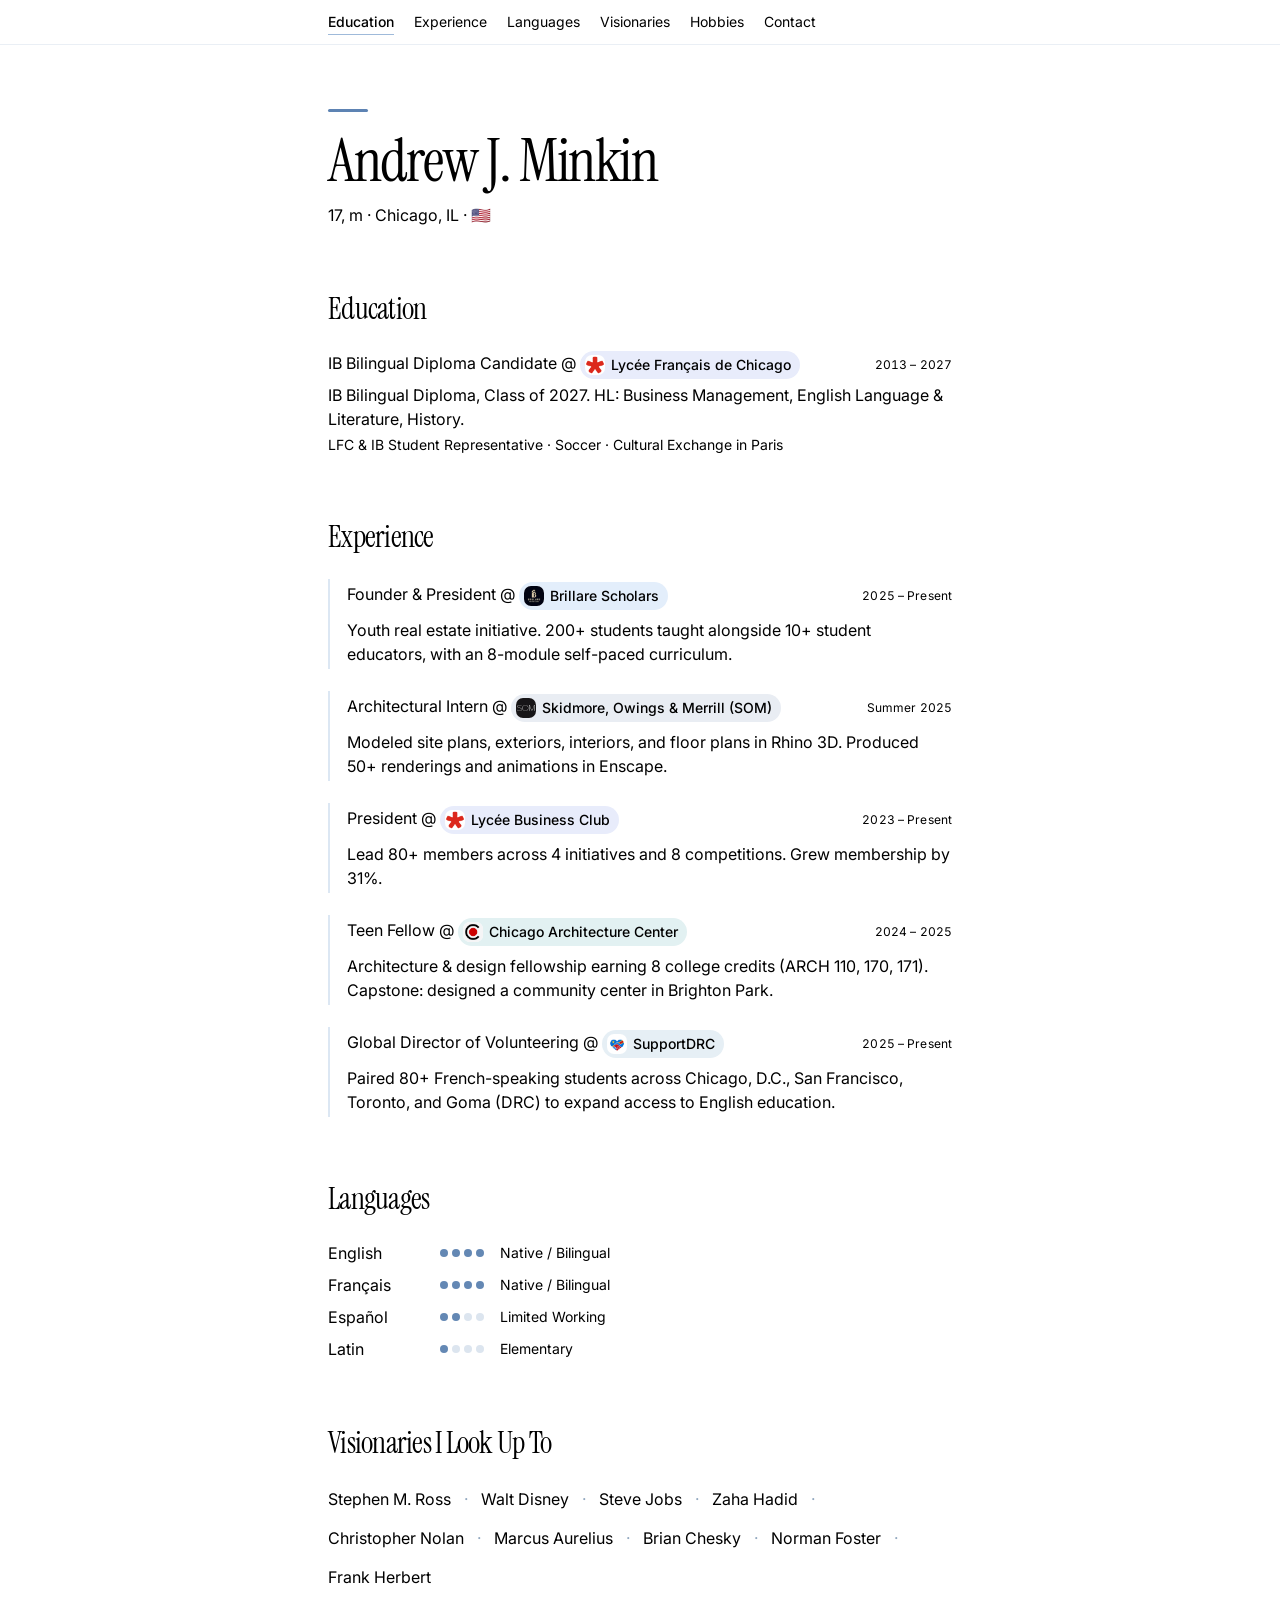
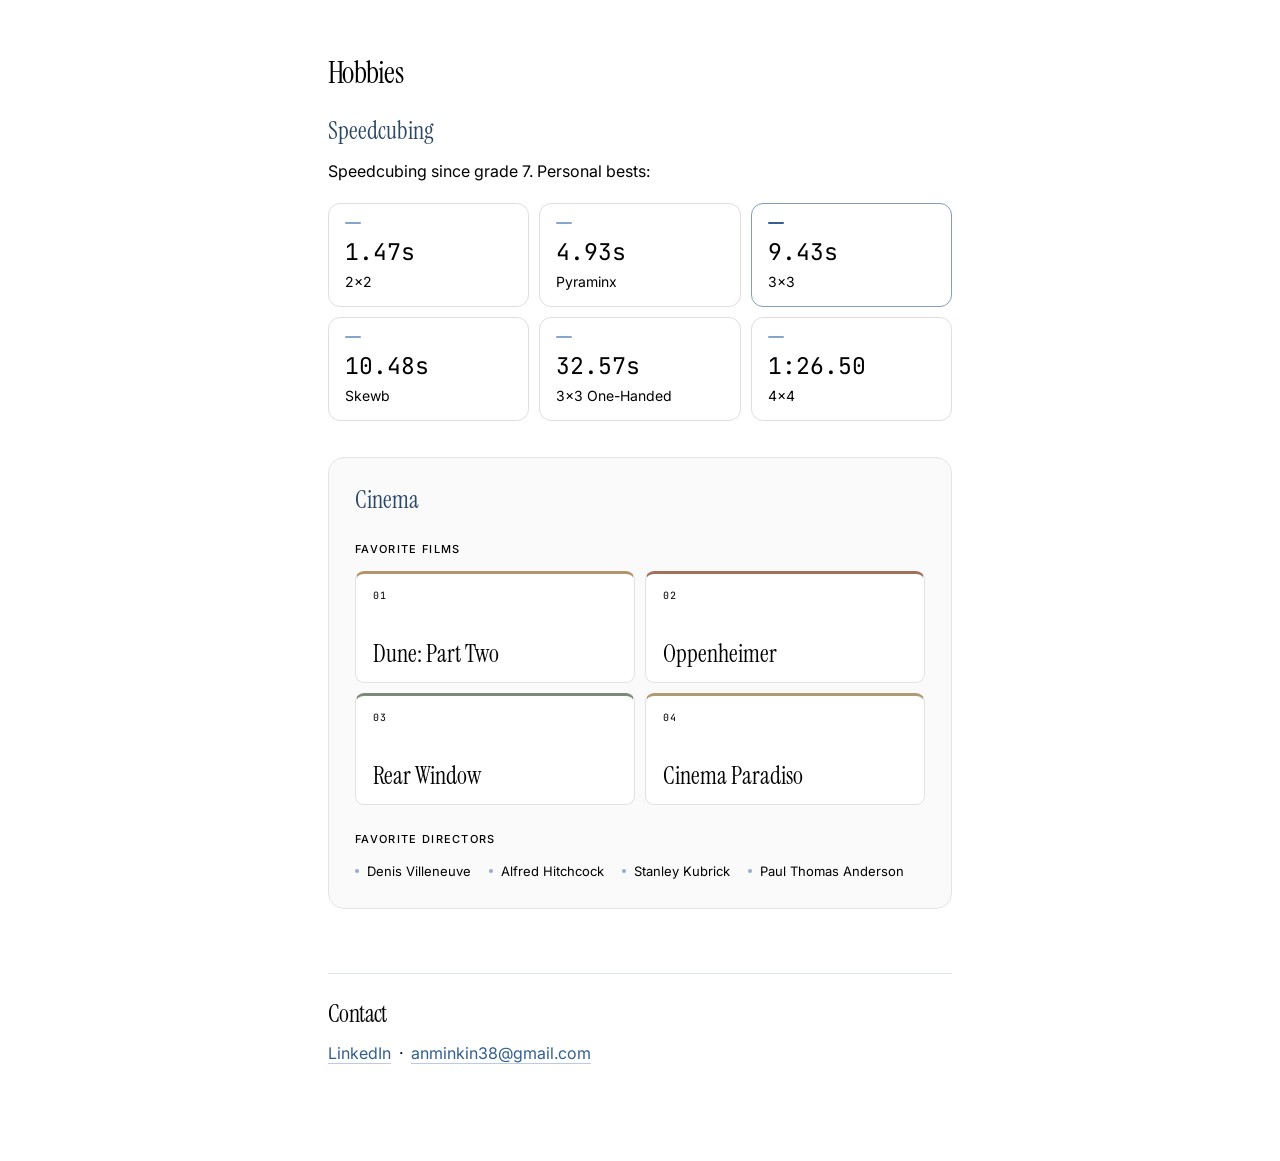
<file: docs/index (1).html>
<!doctype html>
<html lang="en"><head><meta charset="utf-8"><meta name="viewport" content="width=device-width, initial-scale=1"><title>Andrew J. Minkin</title><meta name="description" content="Andrew J. Minkin — student, founder of Brillare Scholars, former architectural intern at SOM. Chicago, IL."><meta property="og:title" content="Andrew J. Minkin"><meta property="og:description" content="Andrew J. Minkin — student, founder of Brillare Scholars, former architectural intern at SOM. Chicago, IL."><meta property="og:type" content="website"><link rel="icon" type="image/svg+xml" href="[data-uri]"><link rel="preconnect" href="https://fonts.googleapis.com"><link rel="preconnect" href="https://fonts.gstatic.com" crossorigin><link href="https://fonts.googleapis.com/css2?family=Instrument+Serif&family=Inter:wght@400;500&family=JetBrains+Mono&display=swap" rel="stylesheet"><style>:root{--background:oklch(1 0 0);--foreground:oklch(.141 .005 285.823);--muted:oklch(.552 .016 285.938);--border:oklch(.92 .004 286.32);--soft:oklch(.967 .001 286.375)}
*{box-sizing:border-box}html{scroll-behavior:smooth}body{margin:0;background:var(--background);color:var(--foreground);font:16px/1.5 Inter,-apple-system,BlinkMacSystemFont,'Segoe UI',sans-serif;-webkit-font-smoothing:antialiased}h1,h2,h3,h4,p,ul{margin:0}ul{padding:0;list-style:none}a{color:inherit;text-decoration:none}h1,h2,h3{font-family:'Instrument Serif',Georgia,serif;font-weight:400}h1{font-size:48px;line-height:1;letter-spacing:-.025em}h2{font-size:30px;line-height:36px;letter-spacing:-.025em;margin-bottom:24px}h3{font-size:24px;line-height:32px;margin-bottom:12px;scroll-margin-top:80px}h4{font-size:14px;line-height:20px;font-weight:500;margin-bottom:12px}nav{position:sticky;top:0;z-index:10;border-bottom:1px solid color-mix(in oklab,var(--border) 60%,transparent);background:color-mix(in oklab,var(--background) 85%,transparent);backdrop-filter:blur(8px)}nav ul{max-width:672px;margin:auto;display:flex;gap:20px;overflow-x:auto;padding:12px 24px;font-size:14px;line-height:20px}nav a{white-space:nowrap;color:var(--muted);transition:color .15s}nav a:hover,nav a[aria-current]{color:var(--foreground)}nav a[aria-current]{font-weight:500}main{max-width:672px;margin:auto;padding:64px 24px 96px}header{margin-bottom:64px}header p{margin-top:12px}section{margin-bottom:64px;scroll-margin-top:80px}.muted{color:var(--muted)}.small,.dates{font-size:14px;line-height:20px}.row{display:flex;align-items:baseline;justify-content:space-between;gap:16px}.dates{flex-shrink:0;white-space:nowrap;color:var(--muted);font-variant-numeric:tabular-nums}.detail{margin-top:4px}.org{display:inline-flex;align-items:center;gap:6px;border:1px solid var(--border);border-radius:999px;background:var(--soft);padding:2px 8px;vertical-align:middle;font-size:14px;line-height:20px;font-weight:500}.org img{width:16px;height:16px;object-fit:contain;border-radius:2px}a.org:hover{background:var(--border)}.experience{padding:8px 0}.experience+.experience{margin-top:8px}.list{display:grid;gap:8px}.language{display:flex;align-items:center;gap:16px}.language-name{width:96px;flex-shrink:0}.dots{display:flex;gap:4px}.dot{width:8px;height:8px;border-radius:50%;background:var(--border)}.filled{background:var(--foreground)}.cubing-intro{margin-bottom:20px}.pbs{display:grid;grid-template-columns:repeat(2,minmax(0,1fr));gap:12px}.pb{padding:12px 16px;border:1px solid var(--border);border-radius:8px}.time{font:24px/32px 'JetBrains Mono',monospace;font-variant-numeric:tabular-nums}.cinema{margin-top:40px}.cinema h3{margin-bottom:16px}.columns{display:grid;gap:24px}.columns ul{color:var(--muted)}.visionaries{display:grid;gap:12px 24px}.contact{display:flex;flex-wrap:wrap;gap:0 8px}.link{text-decoration:underline;text-underline-offset:4px;text-decoration-color:var(--border)}.link:hover{text-decoration-color:currentColor}a:focus-visible{outline:2px solid var(--foreground);outline-offset:4px}
@media(min-width:640px){.pbs{grid-template-columns:repeat(3,minmax(0,1fr))}.columns,.visionaries{grid-template-columns:repeat(2,minmax(0,1fr))}}@media(min-width:768px){h1{font-size:60px}}@media(max-width:420px){.row{flex-wrap:wrap;gap:4px}.language{gap:10px}.language-name{width:80px}}@media(prefers-reduced-motion:reduce){html{scroll-behavior:auto}*{transition:none!important}}

/* Quiet blue accents, soft organization highlights, and personal details. */
:root{--background:#fcfdff;--foreground:#202b3a;--muted:#5e6b7e;--border:#dce5ef;--soft:#edf3fa;--blue:#335f91;--blue-light:#e8f1fc}
header{position:relative;padding-top:22px}header:before{content:'';position:absolute;top:0;left:0;width:40px;height:3px;border-radius:4px;background:#5d83b3}h1{color:#233c59}h2{color:#294766}nav a:hover,nav a[aria-current]{color:var(--blue)}nav a[aria-current]{text-decoration:underline;text-underline-offset:7px;text-decoration-color:#9fbada}.org{padding:3px 9px 3px 5px;border:0;color:#304b6c;line-height:22px;max-width:100%;background:#e6effa}.org img{width:20px;height:20px;flex-shrink:0;border-radius:7px;object-fit:contain;background:#fff}.org-brillare{background:#e3eefb}.org-som{background:#e9edf3;color:#45566f}.org-lfc{background:#e8ecfb;color:#485c85}.org-cac{background:#e2f1f2;color:#365d66}.org-supportdrc{background:#e6eff5;color:#3c617b}a.org:hover{background:#d5e4f4}.experience{border-left:2px solid #dce7f3;padding:3px 0 3px 17px}.experience+.experience{margin-top:22px}.experience .detail{margin-top:8px}.dates{font-size:12px;letter-spacing:.01em}.filled{background:#6488b4}.visionaries{display:flex;flex-wrap:wrap;gap:10px 0;line-height:1.8}.visionaries li{display:inline-flex;align-items:center}.visionaries li:not(:last-child):after{content:'·';margin:0 13px;color:#91a7bf}#contact{border-top:1px solid var(--border);padding-top:25px}#contact h2{font-size:24px;line-height:30px;margin-bottom:12px}.link{color:var(--blue);text-decoration-color:#b9cce2}.hobby-heading{display:flex;align-items:center;gap:12px;margin-bottom:12px}.hobby-heading h3,.cinema .hobby-heading h3{margin:0;color:#294766}.cube-mark{display:grid;grid-template-columns:repeat(3,5px);gap:2px;transform:rotate(-8deg);padding:4px}.cube-mark i{width:5px;height:5px;border-radius:1px;background:#7296c4}.cube-mark i:nth-child(3n){background:#c0d4ec}.cube-mark i:nth-child(4){background:#a2bbdb}.pbs{gap:10px}.pb{position:relative;border-color:#e0e9f3;background:#f3f7fc;border-radius:12px;padding:18px 16px 14px;transition:border-color .18s,background .18s}.pb:before{content:'';display:block;width:16px;height:2px;background:#b2c9e5;border-radius:2px;margin-bottom:12px}.time{color:#355e8c;font-size:23px}.pb-featured{background:#e7f0fc;border-color:#b7cde9}.pb-featured:before{background:#517eb6}.pb:hover{border-color:#a9c2df;background:#edf4fd}.cinema{margin-top:36px;padding:26px;border:1px solid #dce6f2;border-radius:16px;background:linear-gradient(135deg,#f0f5fc,#fafcff)}.cinema-mark{width:23px;height:18px;border:1.5px solid #6c8db4;border-radius:3px;position:relative}.cinema-mark:before{content:'';position:absolute;left:-1.5px;right:-1.5px;top:-5px;height:6px;border:1.5px solid #6c8db4;border-radius:2px;background:repeating-linear-gradient(125deg,#8aa6c9 0 4px,#eef4fc 4px 8px);transform:rotate(-9deg);transform-origin:left bottom}.cinema .columns{grid-template-columns:1fr;gap:24px;margin-top:23px}.cinema h4{font-size:11px;text-transform:uppercase;letter-spacing:.12em;color:#5e7490;font-weight:500}.film-grid{margin:0;padding:0;list-style:none;display:grid;grid-template-columns:repeat(2,minmax(0,1fr));gap:10px}.film-card{position:relative;display:flex;flex-direction:column;justify-content:space-between;gap:22px;min-height:112px;padding:15px 17px;border:1px solid #d7e3f1;border-radius:9px;background:#fff;overflow:hidden}.film-card:nth-child(2){background:#edf2fa}.film-card:nth-child(3){background:#eaf1f6}.film-card:nth-child(4){background:#f1f4fb}.film-number{font:10px/1.4 'JetBrains Mono',monospace;color:#6d87a8;letter-spacing:.12em}.film-title{font:24px/1.1 'Instrument Serif',Georgia,serif;color:#2c4664}.director-list{display:flex;flex-wrap:wrap;gap:8px 18px;font-size:13px;color:#526680;line-height:1.6}.director-list li{padding-left:12px;position:relative}.director-list li:before{content:'';position:absolute;left:0;top:8px;width:4px;height:4px;border-radius:50%;background:#90acd0}#hobbies{margin-bottom:0}
@media(max-width:540px){.row{flex-wrap:wrap;gap:6px}.row>p{min-width:0}.dates{display:block}.cinema{padding:19px}.film-card{padding:13px;min-height:110px}.film-title{font-size:22px}.experience{padding-left:13px}.org{font-size:13px}.visionaries{font-size:15px}.pb{padding:15px 13px}.time{font-size:21px}}
@media(prefers-reduced-motion:reduce){.pb{transition:none}}

/* Neutral surfaces, black typography, and restrained color details. */
:root{--background:#fff;--foreground:#000;--muted:#000}
body,body h1,body h2,body h3,body h4,body p,body a,body li,body span,body .muted,body .dates,body .org,body .time,body .film-title,body .film-number,body .director-list,body nav a,body nav a:hover,body nav a[aria-current],body .cinema h4,body .columns ul{color:#000}
.pb,.pb-featured,.pb:hover{background:#fff;border-color:#dedede}
.pb-featured{border-color:#829dbe}.pb:before{background:#87a4c9}.pb-featured:before{background:#355f94}
.cinema{background:#fafafa;border-color:#e4e4e4}
.film-card,.film-card:nth-child(2),.film-card:nth-child(3),.film-card:nth-child(4){background:#fff;border-color:#e2e2e2;border-top:3px solid var(--film-accent)}
.film-card:nth-child(1){--film-accent:#b3946c}
.film-card:nth-child(2){--film-accent:#a1715c}
.film-card:nth-child(3){--film-accent:#7c8b78}
.film-card:nth-child(4){--film-accent:#b09b76}
#hobbies{margin-bottom:64px}#contact{margin-bottom:0}
</style></head><body><nav aria-label="Main navigation"><ul><li><a href="#education">Education</a></li><li><a href="#experience">Experience</a></li><li><a href="#languages">Languages</a></li><li><a href="#visionaries">Visionaries</a></li><li><a href="#hobbies">Hobbies</a></li><li><a href="#contact">Contact</a></li></ul></nav><main><header><h1>Andrew J. Minkin</h1><p class="muted">17, m · Chicago, IL · 🇺🇸</p></header><section id="education"><h2>Education</h2><div class="entry"><div class="row"><p>IB Bilingual Diploma Candidate <span class="muted">@</span> <span class="org org-lfc"><img src="[data-uri]" alt="" loading="lazy">Lycée Français de Chicago</span></p><span class="dates">2013 – 2027</span></div><p class="muted detail">IB Bilingual Diploma, Class of 2027. HL: Business Management, English Language &amp; Literature, History.</p><p class="muted small detail">LFC &amp; IB Student Representative · Soccer · Cultural Exchange in Paris</p></div></section><section id="experience"><h2>Experience</h2><div class="entry experience"><div class="row"><p>Founder &amp; President <span class="muted">@</span> <a class="org org-brillare" href="https://brillarescholars.com" target="_blank" rel="noreferrer"><img src="[data-uri]" alt="" loading="lazy">Brillare Scholars</a></p><span class="dates">2025 – Present</span></div><p class="muted detail">Youth real estate initiative. 200+ students taught alongside 10+ student educators, with an 8-module self-paced curriculum.</p></div><div class="entry experience"><div class="row"><p>Architectural Intern <span class="muted">@</span> <a class="org org-som" href="https://www.som.com/" target="_blank" rel="noreferrer"><img src="[data-uri]" alt="" loading="lazy">Skidmore, Owings &amp; Merrill (SOM)</a></p><span class="dates">Summer 2025</span></div><p class="muted detail">Modeled site plans, exteriors, interiors, and floor plans in Rhino 3D. Produced 50+ renderings and animations in Enscape.</p></div><div class="entry experience"><div class="row"><p>President <span class="muted">@</span> <span class="org org-lfc"><img src="[data-uri]" alt="" loading="lazy">Lycée Business Club</span></p><span class="dates">2023 – Present</span></div><p class="muted detail">Lead 80+ members across 4 initiatives and 8 competitions. Grew membership by 31%.</p></div><div class="entry experience"><div class="row"><p>Teen Fellow <span class="muted">@</span> <a class="org org-cac" href="https://www.architecture.org/events-programs/teen-fellows" target="_blank" rel="noreferrer"><img src="[data-uri]" alt="" loading="lazy">Chicago Architecture Center</a></p><span class="dates">2024 – 2025</span></div><p class="muted detail">Architecture &amp; design fellowship earning 8 college credits (ARCH 110, 170, 171). Capstone: designed a community center in Brighton Park.</p></div><div class="entry experience"><div class="row"><p>Global Director of Volunteering <span class="muted">@</span> <a class="org org-supportdrc" href="https://supportdrc.org" target="_blank" rel="noreferrer"><img src="[data-uri]" alt="" loading="lazy">SupportDRC</a></p><span class="dates">2025 – Present</span></div><p class="muted detail">Paired 80+ French-speaking students across Chicago, D.C., San Francisco, Toronto, and Goma (DRC) to expand access to English education.</p></div></section><section id="languages"><h2>Languages</h2><ul class="list"><li class="language"><span class="language-name">English</span><span class="dots" aria-hidden="true"><span class="dot filled"></span><span class="dot filled"></span><span class="dot filled"></span><span class="dot filled"></span></span><span class="small muted">Native / Bilingual</span></li><li class="language"><span class="language-name">Français</span><span class="dots" aria-hidden="true"><span class="dot filled"></span><span class="dot filled"></span><span class="dot filled"></span><span class="dot filled"></span></span><span class="small muted">Native / Bilingual</span></li><li class="language"><span class="language-name">Español</span><span class="dots" aria-hidden="true"><span class="dot filled"></span><span class="dot filled"></span><span class="dot "></span><span class="dot "></span></span><span class="small muted">Limited Working</span></li><li class="language"><span class="language-name">Latin</span><span class="dots" aria-hidden="true"><span class="dot filled"></span><span class="dot "></span><span class="dot "></span><span class="dot "></span></span><span class="small muted">Elementary</span></li></ul></section><section id="visionaries"><h2>Visionaries I Look Up To</h2><ul class="visionaries muted"><li>Stephen M. Ross</li><li>Walt Disney</li><li>Steve Jobs</li><li>Zaha Hadid</li><li>Christopher Nolan</li><li>Marcus Aurelius</li><li>Brian Chesky</li><li>Norman Foster</li><li>Frank Herbert</li></ul></section><section id="hobbies"><h2>Hobbies</h2><div class="hobby-heading"><h3 id="cubing">Speedcubing</h3></div><p class="muted cubing-intro">Speedcubing since grade 7. Personal bests:</p><div class="pbs"><div class="pb "><p class="time">1.47s</p><p class="small muted detail">2x2</p></div><div class="pb "><p class="time">4.93s</p><p class="small muted detail">Pyraminx</p></div><div class="pb pb-featured"><p class="time">9.43s</p><p class="small muted detail">3x3</p></div><div class="pb "><p class="time">10.48s</p><p class="small muted detail">Skewb</p></div><div class="pb "><p class="time">32.57s</p><p class="small muted detail">3x3 One-Handed</p></div><div class="pb "><p class="time">1:26.50</p><p class="small muted detail">4x4</p></div></div><div class="cinema"><div class="hobby-heading"><h3>Cinema</h3></div><div class="columns"><div><h4>Favorite Films</h4><ol class="film-grid"><li class="film-card"><span class="film-number" aria-hidden="true">01</span><span class="film-title">Dune: Part Two</span></li><li class="film-card"><span class="film-number" aria-hidden="true">02</span><span class="film-title">Oppenheimer</span></li><li class="film-card"><span class="film-number" aria-hidden="true">03</span><span class="film-title">Rear Window</span></li><li class="film-card"><span class="film-number" aria-hidden="true">04</span><span class="film-title">Cinema Paradiso</span></li></ol></div><div><h4>Favorite Directors</h4><ul class="director-list"><li>Denis Villeneuve</li><li>Alfred Hitchcock</li><li>Stanley Kubrick</li><li>Paul Thomas Anderson</li></ul></div></div></div></section><section id="contact"><h2>Contact</h2><p class="contact"><a class="link" href="https://www.linkedin.com/in/andrew-minkin/" target="_blank" rel="noreferrer">LinkedIn</a><span class="muted">·</span><a class="link" href="mailto:anminkin38@gmail.com">anminkin38@gmail.com</a></p></section></main><script>const links = [...document.querySelectorAll('nav a')]
if ('IntersectionObserver' in window) {
  const observer = new IntersectionObserver(entries => {
    for (const entry of entries) {
      if (!entry.isIntersecting) continue
      for (const link of links) {
        if (link.hash === `#${entry.target.id}`) link.setAttribute('aria-current', 'location')
        else link.removeAttribute('aria-current')
      }
    }
  }, { rootMargin: '-30% 0px -60% 0px' })
  for (const link of links) {
    const section = document.querySelector(link.hash)
    if (section) observer.observe(section)
  }
}
</script></body></html>
</file>
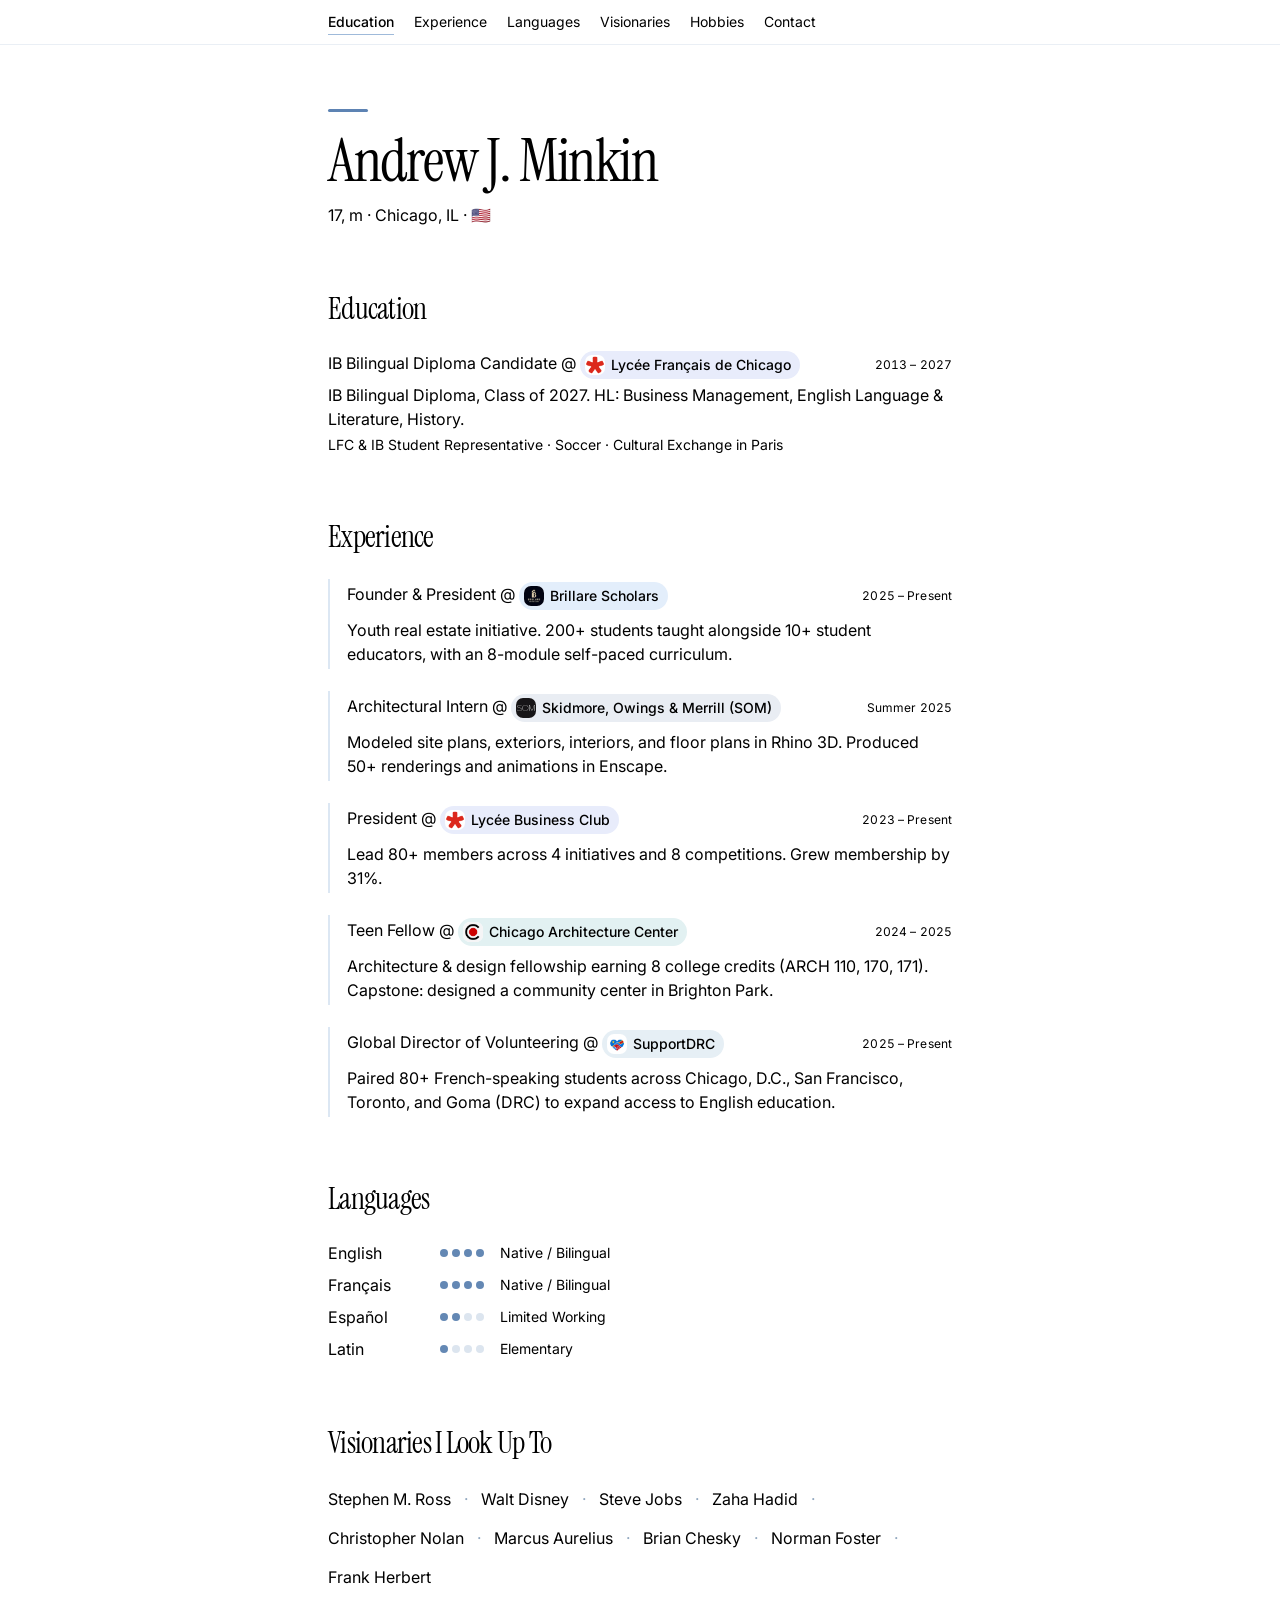
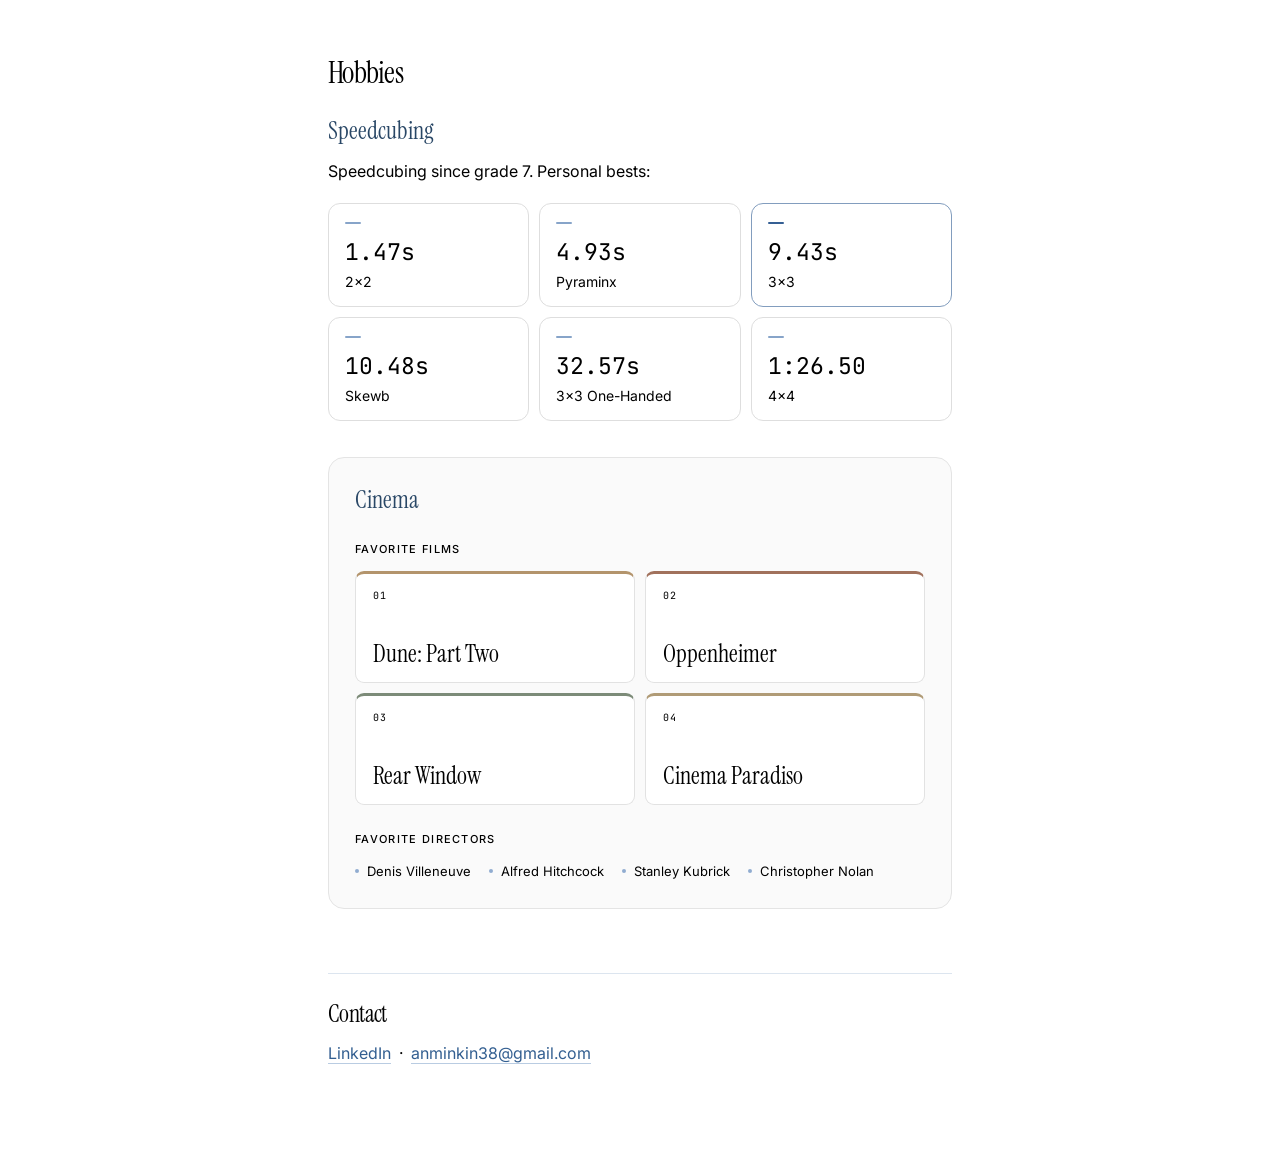
<file: docs/index (2).html>
<!doctype html>
<html lang="en"><head><meta charset="utf-8"><meta name="viewport" content="width=device-width, initial-scale=1"><title>Andrew J. Minkin</title><meta name="description" content="Andrew J. Minkin — student, founder of Brillare Scholars, former architectural intern at SOM. Chicago, IL."><meta property="og:title" content="Andrew J. Minkin"><meta property="og:description" content="Andrew J. Minkin — student, founder of Brillare Scholars, former architectural intern at SOM. Chicago, IL."><meta property="og:type" content="website"><link rel="icon" type="image/svg+xml" href="[data-uri]"><link rel="preconnect" href="https://fonts.googleapis.com"><link rel="preconnect" href="https://fonts.gstatic.com" crossorigin><link href="https://fonts.googleapis.com/css2?family=Instrument+Serif&family=Inter:wght@400;500&family=JetBrains+Mono&display=swap" rel="stylesheet"><style>:root{--background:oklch(1 0 0);--foreground:oklch(.141 .005 285.823);--muted:oklch(.552 .016 285.938);--border:oklch(.92 .004 286.32);--soft:oklch(.967 .001 286.375)}
*{box-sizing:border-box}html{scroll-behavior:smooth}body{margin:0;background:var(--background);color:var(--foreground);font:16px/1.5 Inter,-apple-system,BlinkMacSystemFont,'Segoe UI',sans-serif;-webkit-font-smoothing:antialiased}h1,h2,h3,h4,p,ul{margin:0}ul{padding:0;list-style:none}a{color:inherit;text-decoration:none}h1,h2,h3{font-family:'Instrument Serif',Georgia,serif;font-weight:400}h1{font-size:48px;line-height:1;letter-spacing:-.025em}h2{font-size:30px;line-height:36px;letter-spacing:-.025em;margin-bottom:24px}h3{font-size:24px;line-height:32px;margin-bottom:12px;scroll-margin-top:80px}h4{font-size:14px;line-height:20px;font-weight:500;margin-bottom:12px}nav{position:sticky;top:0;z-index:10;border-bottom:1px solid color-mix(in oklab,var(--border) 60%,transparent);background:color-mix(in oklab,var(--background) 85%,transparent);backdrop-filter:blur(8px)}nav ul{max-width:672px;margin:auto;display:flex;gap:20px;overflow-x:auto;padding:12px 24px;font-size:14px;line-height:20px}nav a{white-space:nowrap;color:var(--muted);transition:color .15s}nav a:hover,nav a[aria-current]{color:var(--foreground)}nav a[aria-current]{font-weight:500}main{max-width:672px;margin:auto;padding:64px 24px 96px}header{margin-bottom:64px}header p{margin-top:12px}section{margin-bottom:64px;scroll-margin-top:80px}.muted{color:var(--muted)}.small,.dates{font-size:14px;line-height:20px}.row{display:flex;align-items:baseline;justify-content:space-between;gap:16px}.dates{flex-shrink:0;white-space:nowrap;color:var(--muted);font-variant-numeric:tabular-nums}.detail{margin-top:4px}.org{display:inline-flex;align-items:center;gap:6px;border:1px solid var(--border);border-radius:999px;background:var(--soft);padding:2px 8px;vertical-align:middle;font-size:14px;line-height:20px;font-weight:500}.org img{width:16px;height:16px;object-fit:contain;border-radius:2px}a.org:hover{background:var(--border)}.experience{padding:8px 0}.experience+.experience{margin-top:8px}.list{display:grid;gap:8px}.language{display:flex;align-items:center;gap:16px}.language-name{width:96px;flex-shrink:0}.dots{display:flex;gap:4px}.dot{width:8px;height:8px;border-radius:50%;background:var(--border)}.filled{background:var(--foreground)}.cubing-intro{margin-bottom:20px}.pbs{display:grid;grid-template-columns:repeat(2,minmax(0,1fr));gap:12px}.pb{padding:12px 16px;border:1px solid var(--border);border-radius:8px}.time{font:24px/32px 'JetBrains Mono',monospace;font-variant-numeric:tabular-nums}.cinema{margin-top:40px}.cinema h3{margin-bottom:16px}.columns{display:grid;gap:24px}.columns ul{color:var(--muted)}.visionaries{display:grid;gap:12px 24px}.contact{display:flex;flex-wrap:wrap;gap:0 8px}.link{text-decoration:underline;text-underline-offset:4px;text-decoration-color:var(--border)}.link:hover{text-decoration-color:currentColor}a:focus-visible{outline:2px solid var(--foreground);outline-offset:4px}
@media(min-width:640px){.pbs{grid-template-columns:repeat(3,minmax(0,1fr))}.columns,.visionaries{grid-template-columns:repeat(2,minmax(0,1fr))}}@media(min-width:768px){h1{font-size:60px}}@media(max-width:420px){.row{flex-wrap:wrap;gap:4px}.language{gap:10px}.language-name{width:80px}}@media(prefers-reduced-motion:reduce){html{scroll-behavior:auto}*{transition:none!important}}

/* Quiet blue accents, soft organization highlights, and personal details. */
:root{--background:#fcfdff;--foreground:#202b3a;--muted:#5e6b7e;--border:#dce5ef;--soft:#edf3fa;--blue:#335f91;--blue-light:#e8f1fc}
header{position:relative;padding-top:22px}header:before{content:'';position:absolute;top:0;left:0;width:40px;height:3px;border-radius:4px;background:#5d83b3}h1{color:#233c59}h2{color:#294766}nav a:hover,nav a[aria-current]{color:var(--blue)}nav a[aria-current]{text-decoration:underline;text-underline-offset:7px;text-decoration-color:#9fbada}.org{padding:3px 9px 3px 5px;border:0;color:#304b6c;line-height:22px;max-width:100%;background:#e6effa}.org img{width:20px;height:20px;flex-shrink:0;border-radius:7px;object-fit:contain;background:#fff}.org-brillare{background:#e3eefb}.org-som{background:#e9edf3;color:#45566f}.org-lfc{background:#e8ecfb;color:#485c85}.org-cac{background:#e2f1f2;color:#365d66}.org-supportdrc{background:#e6eff5;color:#3c617b}a.org:hover{background:#d5e4f4}.experience{border-left:2px solid #dce7f3;padding:3px 0 3px 17px}.experience+.experience{margin-top:22px}.experience .detail{margin-top:8px}.dates{font-size:12px;letter-spacing:.01em}.filled{background:#6488b4}.visionaries{display:flex;flex-wrap:wrap;gap:10px 0;line-height:1.8}.visionaries li{display:inline-flex;align-items:center}.visionaries li:not(:last-child):after{content:'·';margin:0 13px;color:#91a7bf}#contact{border-top:1px solid var(--border);padding-top:25px}#contact h2{font-size:24px;line-height:30px;margin-bottom:12px}.link{color:var(--blue);text-decoration-color:#b9cce2}.hobby-heading{display:flex;align-items:center;gap:12px;margin-bottom:12px}.hobby-heading h3,.cinema .hobby-heading h3{margin:0;color:#294766}.cube-mark{display:grid;grid-template-columns:repeat(3,5px);gap:2px;transform:rotate(-8deg);padding:4px}.cube-mark i{width:5px;height:5px;border-radius:1px;background:#7296c4}.cube-mark i:nth-child(3n){background:#c0d4ec}.cube-mark i:nth-child(4){background:#a2bbdb}.pbs{gap:10px}.pb{position:relative;border-color:#e0e9f3;background:#f3f7fc;border-radius:12px;padding:18px 16px 14px;transition:border-color .18s,background .18s}.pb:before{content:'';display:block;width:16px;height:2px;background:#b2c9e5;border-radius:2px;margin-bottom:12px}.time{color:#355e8c;font-size:23px}.pb-featured{background:#e7f0fc;border-color:#b7cde9}.pb-featured:before{background:#517eb6}.pb:hover{border-color:#a9c2df;background:#edf4fd}.cinema{margin-top:36px;padding:26px;border:1px solid #dce6f2;border-radius:16px;background:linear-gradient(135deg,#f0f5fc,#fafcff)}.cinema-mark{width:23px;height:18px;border:1.5px solid #6c8db4;border-radius:3px;position:relative}.cinema-mark:before{content:'';position:absolute;left:-1.5px;right:-1.5px;top:-5px;height:6px;border:1.5px solid #6c8db4;border-radius:2px;background:repeating-linear-gradient(125deg,#8aa6c9 0 4px,#eef4fc 4px 8px);transform:rotate(-9deg);transform-origin:left bottom}.cinema .columns{grid-template-columns:1fr;gap:24px;margin-top:23px}.cinema h4{font-size:11px;text-transform:uppercase;letter-spacing:.12em;color:#5e7490;font-weight:500}.film-grid{margin:0;padding:0;list-style:none;display:grid;grid-template-columns:repeat(2,minmax(0,1fr));gap:10px}.film-card{position:relative;display:flex;flex-direction:column;justify-content:space-between;gap:22px;min-height:112px;padding:15px 17px;border:1px solid #d7e3f1;border-radius:9px;background:#fff;overflow:hidden}.film-card:nth-child(2){background:#edf2fa}.film-card:nth-child(3){background:#eaf1f6}.film-card:nth-child(4){background:#f1f4fb}.film-number{font:10px/1.4 'JetBrains Mono',monospace;color:#6d87a8;letter-spacing:.12em}.film-title{font:24px/1.1 'Instrument Serif',Georgia,serif;color:#2c4664}.director-list{display:flex;flex-wrap:wrap;gap:8px 18px;font-size:13px;color:#526680;line-height:1.6}.director-list li{padding-left:12px;position:relative}.director-list li:before{content:'';position:absolute;left:0;top:8px;width:4px;height:4px;border-radius:50%;background:#90acd0}#hobbies{margin-bottom:0}
@media(max-width:540px){.row{flex-wrap:wrap;gap:6px}.row>p{min-width:0}.dates{display:block}.cinema{padding:19px}.film-card{padding:13px;min-height:110px}.film-title{font-size:22px}.experience{padding-left:13px}.org{font-size:13px}.visionaries{font-size:15px}.pb{padding:15px 13px}.time{font-size:21px}}
@media(prefers-reduced-motion:reduce){.pb{transition:none}}

/* Neutral surfaces, black typography, and restrained color details. */
:root{--background:#fff;--foreground:#000;--muted:#000}
body,body h1,body h2,body h3,body h4,body p,body a,body li,body span,body .muted,body .dates,body .org,body .time,body .film-title,body .film-number,body .director-list,body nav a,body nav a:hover,body nav a[aria-current],body .cinema h4,body .columns ul{color:#000}
.pb,.pb-featured,.pb:hover{background:#fff;border-color:#dedede}
.pb-featured{border-color:#829dbe}.pb:before{background:#87a4c9}.pb-featured:before{background:#355f94}
.cinema{background:#fafafa;border-color:#e4e4e4}
.film-card,.film-card:nth-child(2),.film-card:nth-child(3),.film-card:nth-child(4){background:#fff;border-color:#e2e2e2;border-top:3px solid var(--film-accent)}
.film-card:nth-child(1){--film-accent:#b3946c}
.film-card:nth-child(2){--film-accent:#a1715c}
.film-card:nth-child(3){--film-accent:#7c8b78}
.film-card:nth-child(4){--film-accent:#b09b76}
#hobbies{margin-bottom:64px}#contact{margin-bottom:0}
</style></head><body><nav aria-label="Main navigation"><ul><li><a href="#education">Education</a></li><li><a href="#experience">Experience</a></li><li><a href="#languages">Languages</a></li><li><a href="#visionaries">Visionaries</a></li><li><a href="#hobbies">Hobbies</a></li><li><a href="#contact">Contact</a></li></ul></nav><main><header><h1>Andrew J. Minkin</h1><p class="muted">17, m · Chicago, IL · 🇺🇸</p></header><section id="education"><h2>Education</h2><div class="entry"><div class="row"><p>IB Bilingual Diploma Candidate <span class="muted">@</span> <span class="org org-lfc"><img src="[data-uri]" alt="" loading="lazy">Lycée Français de Chicago</span></p><span class="dates">2013 – 2027</span></div><p class="muted detail">IB Bilingual Diploma, Class of 2027. HL: Business Management, English Language &amp; Literature, History.</p><p class="muted small detail">LFC &amp; IB Student Representative · Soccer · Cultural Exchange in Paris</p></div></section><section id="experience"><h2>Experience</h2><div class="entry experience"><div class="row"><p>Founder &amp; President <span class="muted">@</span> <a class="org org-brillare" href="https://brillarescholars.com" target="_blank" rel="noreferrer"><img src="[data-uri]" alt="" loading="lazy">Brillare Scholars</a></p><span class="dates">2025 – Present</span></div><p class="muted detail">Youth real estate initiative. 200+ students taught alongside 10+ student educators, with an 8-module self-paced curriculum.</p></div><div class="entry experience"><div class="row"><p>Architectural Intern <span class="muted">@</span> <a class="org org-som" href="https://www.som.com/" target="_blank" rel="noreferrer"><img src="[data-uri]" alt="" loading="lazy">Skidmore, Owings &amp; Merrill (SOM)</a></p><span class="dates">Summer 2025</span></div><p class="muted detail">Modeled site plans, exteriors, interiors, and floor plans in Rhino 3D. Produced 50+ renderings and animations in Enscape.</p></div><div class="entry experience"><div class="row"><p>President <span class="muted">@</span> <span class="org org-lfc"><img src="[data-uri]" alt="" loading="lazy">Lycée Business Club</span></p><span class="dates">2023 – Present</span></div><p class="muted detail">Lead 80+ members across 4 initiatives and 8 competitions. Grew membership by 31%.</p></div><div class="entry experience"><div class="row"><p>Teen Fellow <span class="muted">@</span> <a class="org org-cac" href="https://www.architecture.org/events-programs/teen-fellows" target="_blank" rel="noreferrer"><img src="[data-uri]" alt="" loading="lazy">Chicago Architecture Center</a></p><span class="dates">2024 – 2025</span></div><p class="muted detail">Architecture &amp; design fellowship earning 8 college credits (ARCH 110, 170, 171). Capstone: designed a community center in Brighton Park.</p></div><div class="entry experience"><div class="row"><p>Global Director of Volunteering <span class="muted">@</span> <a class="org org-supportdrc" href="https://supportdrc.org" target="_blank" rel="noreferrer"><img src="[data-uri]" alt="" loading="lazy">SupportDRC</a></p><span class="dates">2025 – Present</span></div><p class="muted detail">Paired 80+ French-speaking students across Chicago, D.C., San Francisco, Toronto, and Goma (DRC) to expand access to English education.</p></div></section><section id="languages"><h2>Languages</h2><ul class="list"><li class="language"><span class="language-name">English</span><span class="dots" aria-hidden="true"><span class="dot filled"></span><span class="dot filled"></span><span class="dot filled"></span><span class="dot filled"></span></span><span class="small muted">Native / Bilingual</span></li><li class="language"><span class="language-name">Français</span><span class="dots" aria-hidden="true"><span class="dot filled"></span><span class="dot filled"></span><span class="dot filled"></span><span class="dot filled"></span></span><span class="small muted">Native / Bilingual</span></li><li class="language"><span class="language-name">Español</span><span class="dots" aria-hidden="true"><span class="dot filled"></span><span class="dot filled"></span><span class="dot "></span><span class="dot "></span></span><span class="small muted">Limited Working</span></li><li class="language"><span class="language-name">Latin</span><span class="dots" aria-hidden="true"><span class="dot filled"></span><span class="dot "></span><span class="dot "></span><span class="dot "></span></span><span class="small muted">Elementary</span></li></ul></section><section id="visionaries"><h2>Visionaries I Look Up To</h2><ul class="visionaries muted"><li>Stephen M. Ross</li><li>Walt Disney</li><li>Steve Jobs</li><li>Zaha Hadid</li><li>Christopher Nolan</li><li>Marcus Aurelius</li><li>Brian Chesky</li><li>Norman Foster</li><li>Frank Herbert</li></ul></section><section id="hobbies"><h2>Hobbies</h2><div class="hobby-heading"><h3 id="cubing">Speedcubing</h3></div><p class="muted cubing-intro">Speedcubing since grade 7. Personal bests:</p><div class="pbs"><div class="pb "><p class="time">1.47s</p><p class="small muted detail">2x2</p></div><div class="pb "><p class="time">4.93s</p><p class="small muted detail">Pyraminx</p></div><div class="pb pb-featured"><p class="time">9.43s</p><p class="small muted detail">3x3</p></div><div class="pb "><p class="time">10.48s</p><p class="small muted detail">Skewb</p></div><div class="pb "><p class="time">32.57s</p><p class="small muted detail">3x3 One-Handed</p></div><div class="pb "><p class="time">1:26.50</p><p class="small muted detail">4x4</p></div></div><div class="cinema"><div class="hobby-heading"><h3>Cinema</h3></div><div class="columns"><div><h4>Favorite Films</h4><ol class="film-grid"><li class="film-card"><span class="film-number" aria-hidden="true">01</span><span class="film-title">Dune: Part Two</span></li><li class="film-card"><span class="film-number" aria-hidden="true">02</span><span class="film-title">Oppenheimer</span></li><li class="film-card"><span class="film-number" aria-hidden="true">03</span><span class="film-title">Rear Window</span></li><li class="film-card"><span class="film-number" aria-hidden="true">04</span><span class="film-title">Cinema Paradiso</span></li></ol></div><div><h4>Favorite Directors</h4><ul class="director-list"><li>Denis Villeneuve</li><li>Alfred Hitchcock</li><li>Stanley Kubrick</li><li>Christopher Nolan</li></ul></div></div></div></section><section id="contact"><h2>Contact</h2><p class="contact"><a class="link" href="https://www.linkedin.com/in/andrew-minkin/" target="_blank" rel="noreferrer">LinkedIn</a><span class="muted">·</span><a class="link" href="mailto:anminkin38@gmail.com">anminkin38@gmail.com</a></p></section></main><script>const links = [...document.querySelectorAll('nav a')]
if ('IntersectionObserver' in window) {
  const observer = new IntersectionObserver(entries => {
    for (const entry of entries) {
      if (!entry.isIntersecting) continue
      for (const link of links) {
        if (link.hash === `#${entry.target.id}`) link.setAttribute('aria-current', 'location')
        else link.removeAttribute('aria-current')
      }
    }
  }, { rootMargin: '-30% 0px -60% 0px' })
  for (const link of links) {
    const section = document.querySelector(link.hash)
    if (section) observer.observe(section)
  }
}
</script></body></html>
</file>
